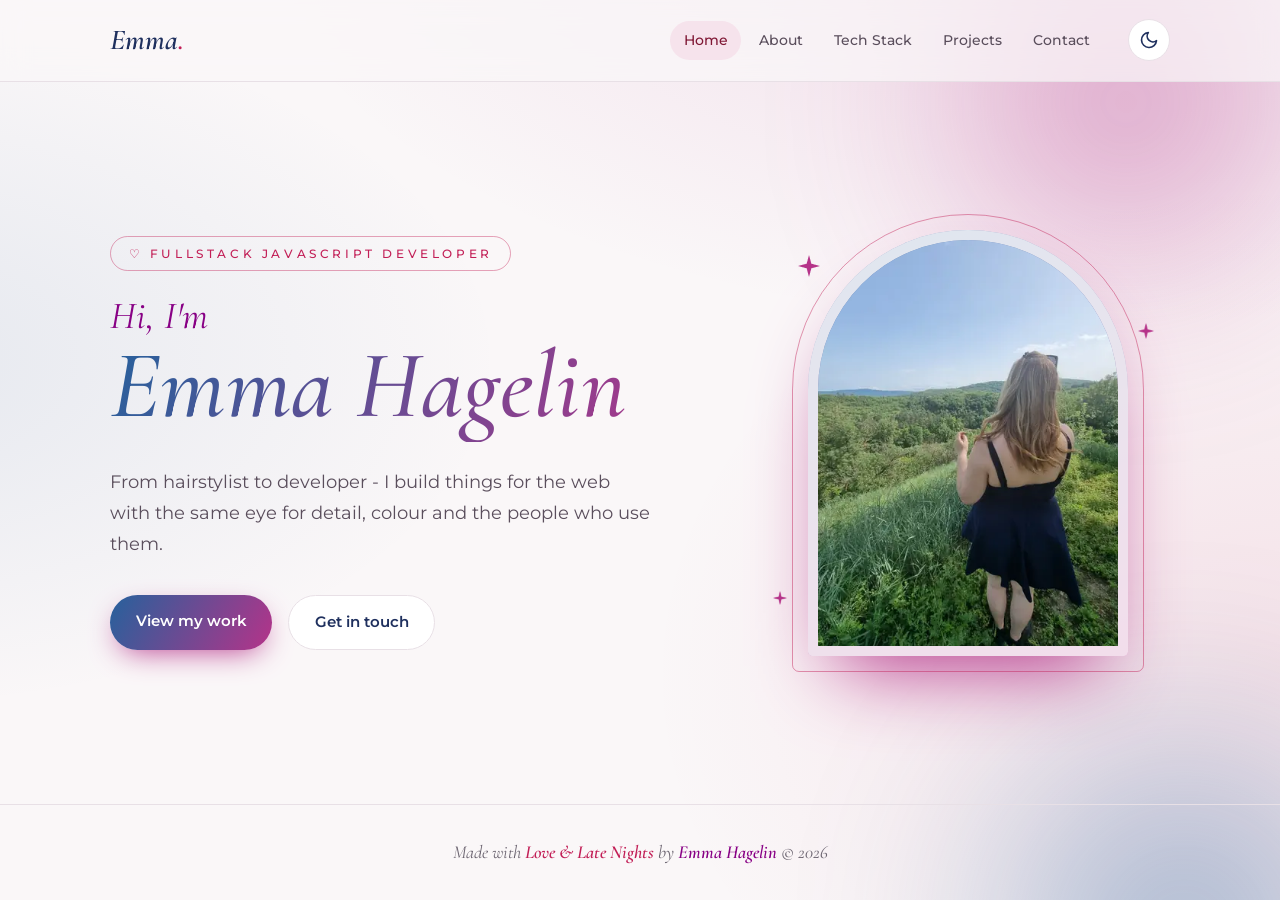
<file: index.html>
<!DOCTYPE html>
<html lang="en">
<head>
    <meta charset="UTF-8">
    <meta name="viewport" content="width=device-width, initial-scale=1.0">
    <meta name="description" content="Emma Hagelin - Fullstack JavaScript Developer in Stockholm.">
    <title>Emma Hagelin - Fullstack Developer</title>
    <link rel="icon" href="images/sparkle.png" type="image/png">

 <!-- Picks light or dark theme -->
    <script src="js/theme-init.js"></script>

<!-- Google Fonts -->
    <link rel="preconnect" href="https://fonts.googleapis.com">
    <link rel="preconnect" href="https://fonts.gstatic.com" crossorigin>
    <link href="https://fonts.googleapis.com/css2?family=Cormorant+Garamond:ital,wght@0,400;0,500;0,600;1,400;1,500;1,600&family=Montserrat:wght@300;400;500;600&display=swap" rel="stylesheet">

    <link rel="stylesheet" href="css/base.css">
    <link rel="stylesheet" href="css/home.css">
    <script type="module" src="js/main.js"></script>
</head>

<body>
    <a class="skip-link" href="#main">Skip to content</a>

    <!-- Header/Navigation -->
     <header class="site-header">
        <nav class="nav" aria-label="Main Navigation">
            <a href="index.html" class="logo">Emma<span>.</span></a>

            <button type="button" class="menu-toggle" id="menu-toggle" aria-expanded="false" aria-controls="nav-links">
                <span class="menu-toggle__bar"></span>
                <span class="visually-hidden">Menu</span>
            </button>

            <ul class="nav-links" id="nav-links">
                <li><a href="index.html" aria-current="page">Home</a></li>
                <li><a href="about.html">About</a></li>
                <li><a href="tech-stack.html">Tech Stack</a></li> 
                <li><a href="projects.html">Projects</a></li>
                <li><a href="contact.html">Contact</a></li>
            </ul>

            <button type="button" class="theme-toggle" id="theme-toggle" aria-label="Switch to dark mode">
                <!-- Moon icon for dark mode -->
                 <svg class="icon icon-moon" viewbox="0 0 24 24" aria-hidden="true">
                    <path d="M21 12.8A9 9 0 1 1 11.2 3a7 7 0 0 0 9.8 9.8z"/>
                 </svg>

                 <!-- Sun icon for light mode -->
                    <svg class="icon icon-sun" viewbox="0 0 24 24" aria-hidden="true">
                          <circle cx="12" cy="12" r="4.5"/>
                        <path d="M12 2v2M12 20v2M4.9 4.9l1.4 1.4M17.7 17.7l1.4 1.4M2 12h2M20 12h2M4.9 19.1l1.4-1.4M17.7 6.3l1.4-1.4"/>
                    </svg>
            </button>
        </nav>
     </header>

     <main id="main" class="hero">
        <div class="hero__text">
            <p class="eyebrow reveal">Fullstack JavaScript Developer</p>
            <h1 class="hero__title reveal">
            <span class="hero__hi">Hi, I'm</span>
            <span class="hero__name gradient-text">Emma Hagelin</span>
        </h1>
        <p class="hero__lead reveal">
            From hairstylist to developer - I build things for the web with the same eye for detail,
            colour and the people who use them.
        </p>

        <div class="hero__actions reveal">
            <a class="btn btn--primary" href="projects.html">View my work</a>
            <a class="btn btn--ghost" href="contact.html">Get in touch</a>
        </div>
        </div>
 <!-- Arched portrait-->
        <div class="hero__portrait reveal">
            <div class="arch">
                <img src="images/hero-image-640.webp"
                srcset="images/hero-image-400.webp 400w,
                images/hero-image-640.webp 640w" 
                sizes="(max-width: 760px) 200px, (max-width: 1024px) 240px, 320px"
                alt="Emma Hagelin seen from behind, looking out over a green valley" width="320" height="427" fetchpriority="high">
            </div>

            <!-- Decorative sparkles -->
             <img class="sparkle sparkle--1" src="images/sparkle.png" alt="" width="22" height="22" aria-hidden="true">
                <img class="sparkle sparkle--2" src="images/sparkle.png" alt="" width="16" height="16" aria-hidden="true">
                <img class="sparkle sparkle--3" src="images/sparkle.png" alt="" width="14" height="14" aria-hidden="true">
        </div>
     </main>

     <!-- Footer -->
      <footer class="site-footer">
        <p>
            Made with <span class="love">Love &amp; Late Nights</span> by
            <span class="footer-name">Emma Hagelin</span> © <span id="year">2026</span>
        </p>
      </footer>
</body>
</html>
</file>
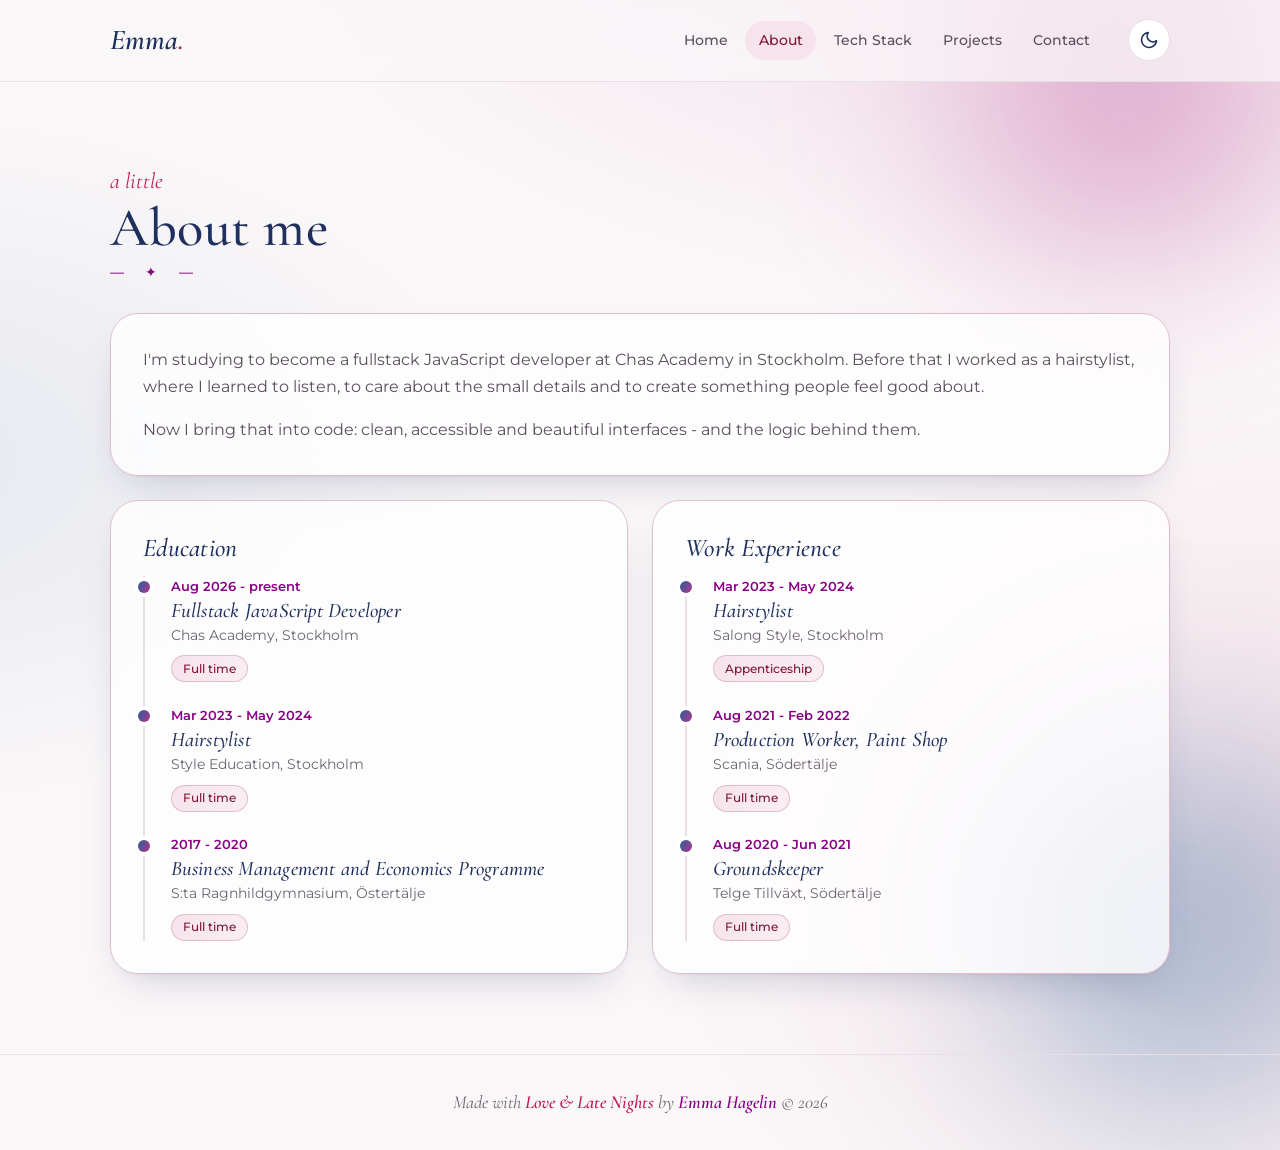
<file: about.html>
<!doctype html>
<html lang="en">
  <head>
    <meta charset="UTF-8">
    <meta name="viewport" content="width=device-width, initial-scale=1.0">
    <meta
      name="description"
      content="About Emma Hagelin - education and work experience.">
    <title>About - Emma Hagelin</title>
    <link rel="icon" href="images/sparkle.png" type="image/png">

    <!-- Picks light or dark theme -->
    <script src="js/theme-init.js"></script>

    <!-- Google fonts -->
    <link rel="preconnect" href="https://fonts.googleapis.com">
    <link rel="preconnect" href="https://fonts.gstatic.com" crossorigin>
    <link
      href="https://fonts.googleapis.com/css2?family=Cormorant+Garamond:ital,wght@0,400;0,500;0,600;1,400;1,500;1,600&family=Montserrat:wght@300;400;500;600&display=swap"
      rel="stylesheet">

    <link rel="stylesheet" href="css/base.css">
    <link rel="stylesheet" href="css/about.css">
    <script type="module" src="js/main.js"></script>
  </head>
  <body>

    <a class="skip-link" href="#main">Skip to content</a>

    <!-- Header/Navigation -->
     <header class="site-header">
        <nav class="nav" aria-label="Main Navigation">
            <a href="index.html" class="logo">Emma<span>.</span></a>

            <button type="button" class="menu-toggle" id="menu-toggle" aria-expanded="false" aria-controls="nav-links">
                <span class="menu-toggle__bar"></span>
                <span class="visually-hidden">Menu</span>
            </button>

            <ul class="nav-links" id="nav-links">
                <li><a href="index.html">Home</a></li>
                <li><a href="about.html" aria-current="page">About</a></li>
                <li><a href="tech-stack.html">Tech Stack</a></li> 
                <li><a href="projects.html">Projects</a></li>
                <li><a href="contact.html">Contact</a></li>
            </ul>

            <button type="button" class="theme-toggle" id="theme-toggle" aria-label="Switch to dark mode">
                <!-- Moon icon for dark mode -->
                 <svg class="icon icon-moon" viewbox="0 0 24 24" aria-hidden="true">
                    <path d="M21 12.8A9 9 0 1 1 11.2 3a7 7 0 0 0 9.8 9.8z"/>
                 </svg>

                 <!-- Sun icon for light mode -->
                    <svg class="icon icon-sun" viewbox="0 0 24 24" aria-hidden="true">
                        <circle cx="12" cy="12" r="4.5"/>
                        <path d="M12 2v2M12 20v2M4.9 4.9l1.4 1.4M17.7 17.7l1.4 1.4M2 12h2M20 12h2M4.9 19.1l1.4-1.4M17.7 6.3l1.4-1.4"/>
                    </svg>
            </button>
        </nav>
     </header>

     <main id="main" class="section">
        <p class="section-eyebrow reveal">a little</p>
        <h1 class="section-title reveal">About me</h1>

        <!-- Loading -->
         <div class="status-box" id="cv-status" role="status"></div>

         <div class="about-grid">
            <div class="card about-text reveal">
            <p>
                I'm studying to become a fullstack JavaScript developer at Chas Academy in Stockholm.
                Before that I worked as a hairstylist, where I learned to listen, to care about the 
                small details and to create something people feel good about.
            </p>
            <p> Now I bring that into code: clean, accessible and beautiful interfaces - and the logic
                behind them.
            </p>
         </div>

         <section class="card reveal" aria-labelledby="education-title">
            <h2 class="card-title" id="education-title">Education</h2>
            <!-- Filled from cv.json by script.js -->
             <ol class="timeline" id="education-list"></ol>
         </section>

         <section class="card reveal" aria-labelledby="work-title">
            <h2 class="card-title" id="work-title">Work Experience</h2>
            <!-- Filled from cv.json by script.js -->
             <ol class="timeline" id="work-list"></ol>
         </section>
         </div>
     </main>

     <!-- Footer -->

      <footer class="site-footer">
        <p>
            Made with <span class="love">Love &amp; Late Nights</span> by
            <span class="footer-name">Emma Hagelin</span> © <span id="year">2026</span>
        </p>
      </footer>

  </body>
</html>
</file>
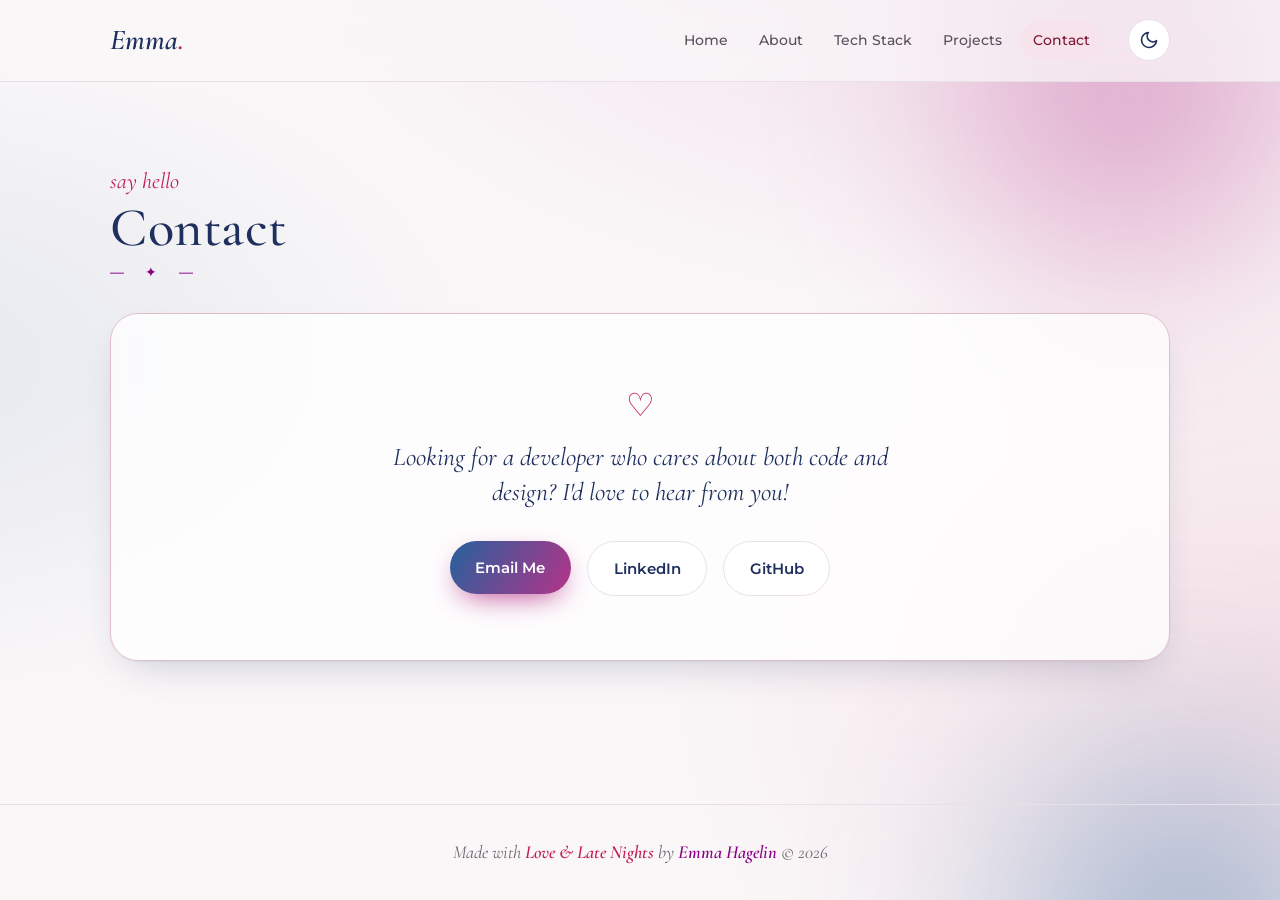
<file: contact.html>
<!doctype html>
<html lang="en">
  <head>
    <meta charset="UTF-8">
    <meta name="viewport" content="width=device-width, initial-scale=1.0">
    <meta
      name="description"
      content="Get in touch with Emma Hagelin.">
    <title>Contact - Emma Hagelin</title>
    <link rel="icon" href="images/sparkle.png" type="image/png">

    <!-- Picks light or dark theme -->
    <script src="js/theme-init.js"></script>

    <!-- Google fonts -->
    <link rel="preconnect" href="https://fonts.googleapis.com">
    <link rel="preconnect" href="https://fonts.gstatic.com" crossorigin>
    <link
      href="https://fonts.googleapis.com/css2?family=Cormorant+Garamond:ital,wght@0,400;0,500;0,600;1,400;1,500;1,600&family=Montserrat:wght@300;400;500;600&display=swap"
      rel="stylesheet">

    <link rel="stylesheet" href="css/base.css">
    <link rel="stylesheet" href="css/contact.css">
    <script type="module" src="js/main.js"></script>
  </head>

  <body>
    <a class="skip-link" href="#main">Skip to content</a>

    <!-- Header/Navigation -->
     <header class="site-header">
        <nav class="nav" aria-label="Main Navigation">
            <a href="index.html" class="logo">Emma<span>.</span></a>

            <button type="button" class="menu-toggle" id="menu-toggle" aria-expanded="false" aria-controls="nav-links">
                <span class="menu-toggle__bar"></span>
                <span class="visually-hidden">Menu</span>
            </button>

            <ul class="nav-links" id="nav-links">
                <li><a href="index.html">Home</a></li>
                <li><a href="about.html">About</a></li>
                <li><a href="tech-stack.html">Tech Stack</a></li> 
                <li><a href="projects.html">Projects</a></li>
                <li><a href="contact.html" aria-current="page">Contact</a></li>
            </ul>

            <button type="button" class="theme-toggle" id="theme-toggle" aria-label="Switch to dark mode">
                <!-- Moon icon for dark mode -->
                 <svg class="icon icon-moon" viewbox="0 0 24 24" aria-hidden="true">
                    <path d="M21 12.8A9 9 0 1 1 11.2 3a7 7 0 0 0 9.8 9.8z"/>
                 </svg>

                 <!-- Sun icon for light mode -->
                    <svg class="icon icon-sun" viewbox="0 0 24 24" aria-hidden="true">
                          <circle cx="12" cy="12" r="4.5"/>
                        <path d="M12 2v2M12 20v2M4.9 4.9l1.4 1.4M17.7 17.7l1.4 1.4M2 12h2M20 12h2M4.9 19.1l1.4-1.4M17.7 6.3l1.4-1.4"/>
                    </svg>
            </button>
        </nav>
     </header>

     <main id="main" class="section">
        <p class="section-eyebrow reveal">say hello</p>
        <h1 class="section-title reveal">Contact</h1>

        <div class="card contact-card reveal">
            <p class="contact-card__text">
                Looking for a developer who cares about both code and design? I'd love to hear from you!
            </p>

            <ul class="contact-links">
                <li><a class="btn btn--primary" href="mailto:emma-hagelin@outlook.com">Email Me</a>
                </li>
                <li>
                    <a class="btn btn--ghost" href="https://www.linkedin.com/in/emma-hagelin/" target="_blank" rel="noopener noreferrer">
                        LinkedIn<span class="visually-hidden"> (opens in a new tab)</span>
                    </a>
                </li>
                <li>
                    <a class="btn btn--ghost" href="https://github.com/emmahagelin" target="_blank" rel="noopener noreferrer">
                        GitHub<span class="visually-hidden"> (opens in a new tab)</span>
                    </a>
                </li>
            </ul>
        </div>
     </main>
         

     <!-- Footer -->

      <footer class="site-footer">
        <p>
            Made with <span class="love">Love &amp; Late Nights</span> by
            <span class="footer-name">Emma Hagelin</span> © <span id="year">2026</span>
        </p>
      </footer>

  </body>
</html>
</file>
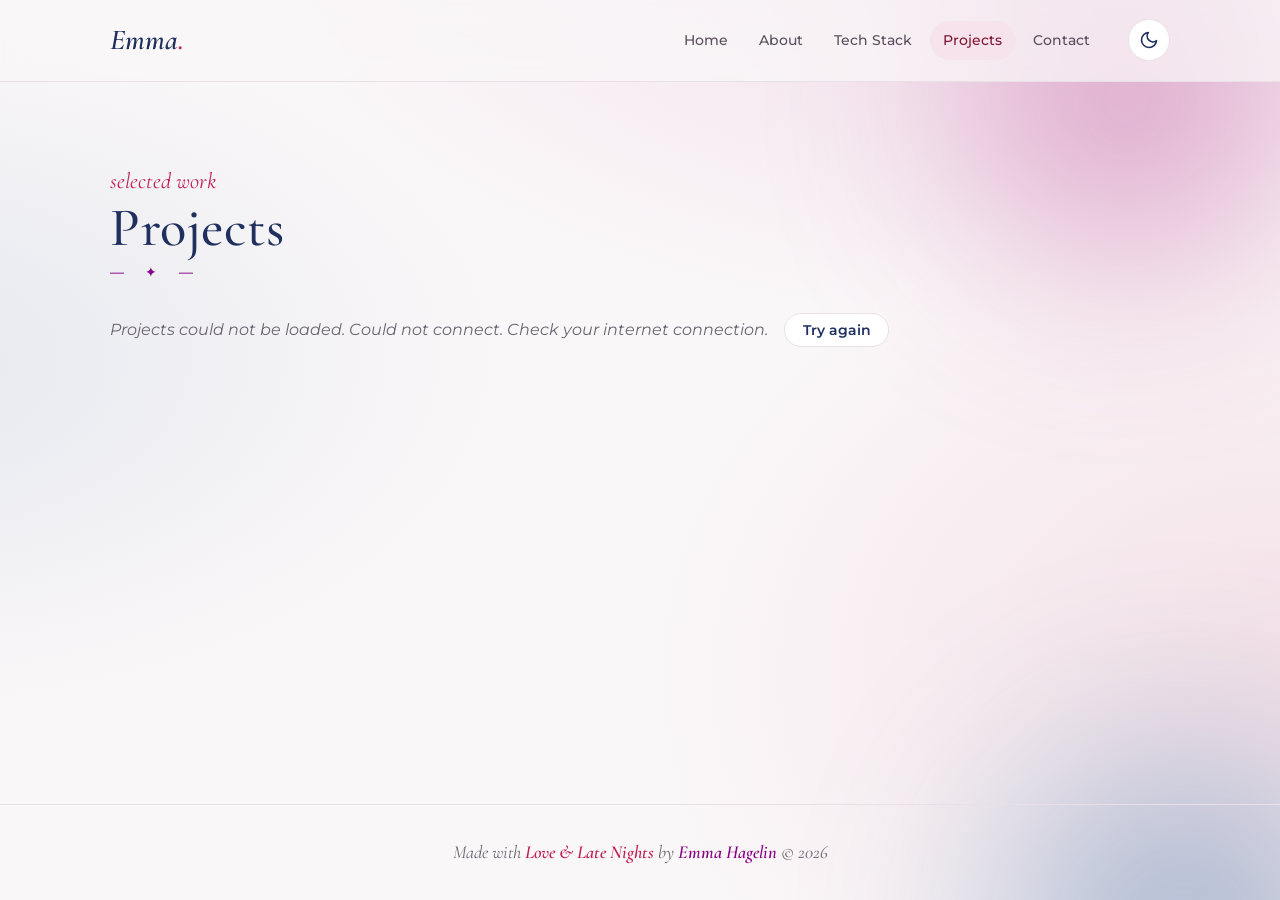
<file: projects.html>
<!doctype html>
<html lang="en">
  <head>
    <meta charset="UTF-8">
    <meta name="viewport" content="width=device-width, initial-scale=1.0">
    <meta
      name="description"
      content="Projects by Emma Hagelin loaded from GitHub.">
    <title>Projects - Emma Hagelin</title>
    <link rel="icon" href="images/sparkle.png" type="image/png">

    <!-- Picks light or dark theme -->
    <script src="js/theme-init.js"></script>

    <!-- Google fonts -->
    <link rel="preconnect" href="https://fonts.googleapis.com">
    <link rel="preconnect" href="https://fonts.gstatic.com" crossorigin>
    <link
      href="https://fonts.googleapis.com/css2?family=Cormorant+Garamond:ital,wght@0,400;0,500;0,600;1,400;1,500;1,600&family=Montserrat:wght@300;400;500;600&display=swap"
      rel="stylesheet">

    <link rel="stylesheet" href="css/base.css">
    <link rel="stylesheet" href="css/projects.css">
    <script type="module" src="js/main.js"></script>
  </head>

  <body>
    <a class="skip-link" href="#main">Skip to content</a>

    <!-- Header/Navigation -->
     <header class="site-header">
        <nav class="nav" aria-label="Main Navigation">
            <a href="index.html" class="logo">Emma<span>.</span></a>

            <button type="button" class="menu-toggle" id="menu-toggle" aria-expanded="false" aria-controls="nav-links">
                <span class="menu-toggle__bar"></span>
                <span class="visually-hidden">Menu</span>
            </button>

            <ul class="nav-links" id="nav-links">
                <li><a href="index.html">Home</a></li>
                <li><a href="about.html">About</a></li>
                <li><a href="tech-stack.html">Tech Stack</a></li> 
                <li><a href="projects.html" aria-current="page">Projects</a></li>
                <li><a href="contact.html">Contact</a></li>
            </ul>

            <button type="button" class="theme-toggle" id="theme-toggle" aria-label="Switch to dark mode">
                <!-- Moon icon for dark mode -->
                 <svg class="icon icon-moon" viewbox="0 0 24 24" aria-hidden="true">
                    <path d="M21 12.8A9 9 0 1 1 11.2 3a7 7 0 0 0 9.8 9.8z"/>
                 </svg>

                 <!-- Sun icon for light mode -->
                    <svg class="icon icon-sun" viewbox="0 0 24 24" aria-hidden="true">
                        <circle cx="12" cy="12" r="4.5"/>
                        <path d="M12 2v2M12 20v2M4.9 4.9l1.4 1.4M17.7 17.7l1.4 1.4M2 12h2M20 12h2M4.9 19.1l1.4-1.4M17.7 6.3l1.4-1.4"/>
                    </svg>
            </button>
        </nav>
     </header>

     <main id="main" class="section">
        <p class="section-eyebrow reveal">selected work</p>
        <h1 class="section-title reveal">Projects</h1>

        <!-- Filter buttons are created by script.js when the projects have loaded -->
         <div class="project-filters" id="project-filters" role="group" aria-label="Filter projects by language" hidden></div>
         <p class="visually-hidden" id="filter-result" role="status"></p>

         <!-- loading/error/empty message appears -->
          <div class="status-box" id="project-status" role="status"></div>

          <!-- Filled from the GitHub API by script.js -->
        <ul class="project-grid" id="project-list"></ul>
     </main>

     <!-- Footer -->

      <footer class="site-footer">
        <p>
            Made with <span class="love">Love &amp; Late Nights</span> by
            <span class="footer-name">Emma Hagelin</span> © <span id="year">2026</span>
        </p>
      </footer>

  </body>
</html>
</file>
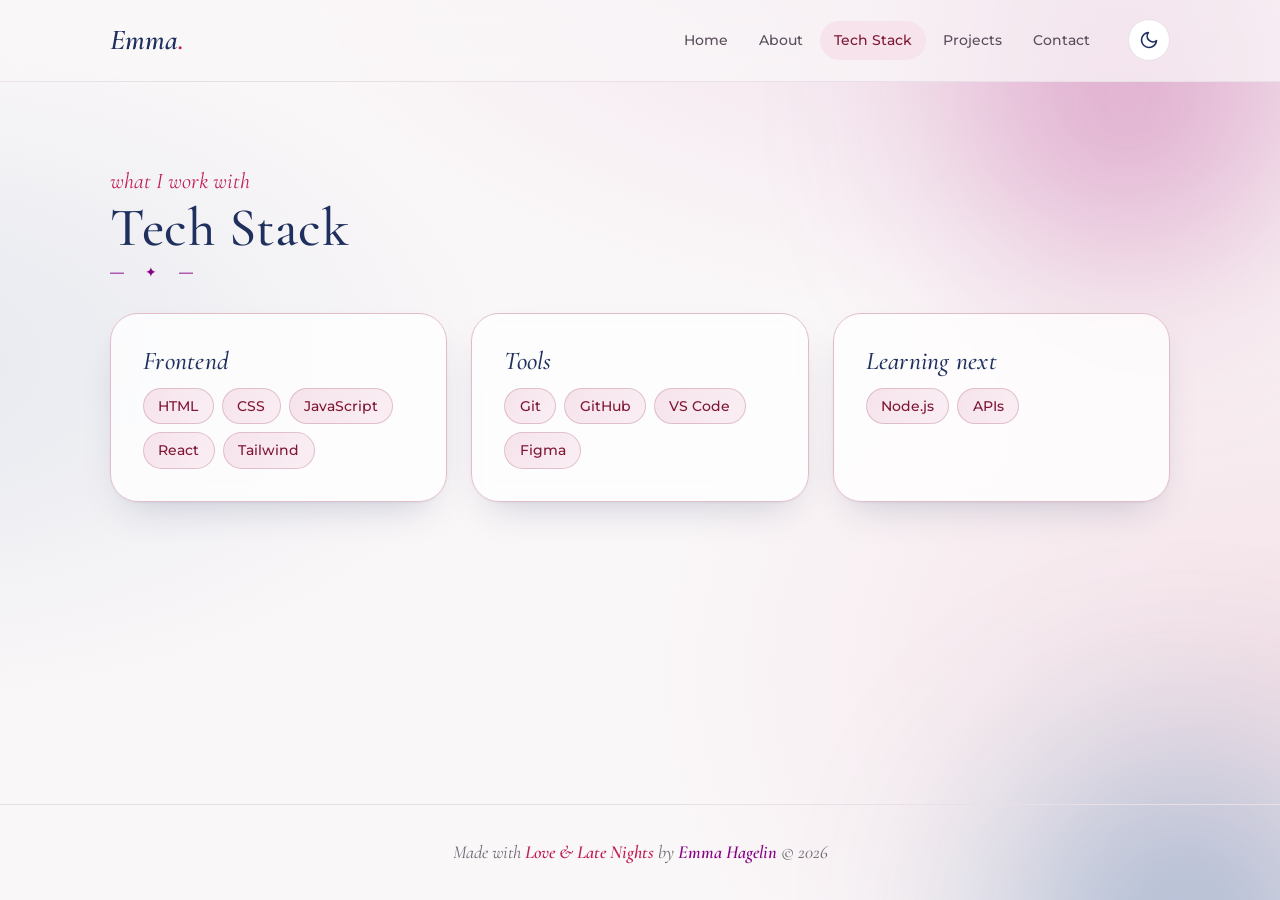
<file: tech-stack.html>
<!doctype html>
<html lang="en">
  <head>
    <meta charset="UTF-8">
    <meta name="viewport" content="width=device-width, initial-scale=1.0">
    <meta
      name="description"
      content="The languages and frameworks I use to build web applications.">
    <title>Tech Stack - Emma Hagelin</title>
    <link rel="icon" href="images/sparkle.png" type="image/png">

    <!-- Picks light or dark theme -->
    <script src="js/theme-init.js"></script>

    <!-- Google fonts -->
    <link rel="preconnect" href="https://fonts.googleapis.com">
    <link rel="preconnect" href="https://fonts.gstatic.com" crossorigin>
    <link
      href="https://fonts.googleapis.com/css2?family=Cormorant+Garamond:ital,wght@0,400;0,500;0,600;1,400;1,500;1,600&family=Montserrat:wght@300;400;500;600&display=swap"
      rel="stylesheet">

    <link rel="stylesheet" href="css/base.css">
    <link rel="stylesheet" href="css/tech-stack.css">
    <script type="module" src="js/main.js"></script>
  </head>

  <body>
    <a class="skip-link" href="#main">Skip to content</a>

    <!-- Header/Navigation -->
     <header class="site-header">
        <nav class="nav" aria-label="Main Navigation">
            <a href="index.html" class="logo">Emma<span>.</span></a>

            <button type="button" class="menu-toggle" id="menu-toggle" aria-expanded="false" aria-controls="nav-links">
                <span class="menu-toggle__bar"></span>
                <span class="visually-hidden">Menu</span>
            </button>

            <ul class="nav-links" id="nav-links">
                <li><a href="index.html">Home</a></li>
                <li><a href="about.html">About</a></li>
                <li><a href="tech-stack.html" aria-current="page">Tech Stack</a></li> 
                <li><a href="projects.html">Projects</a></li>
                <li><a href="contact.html">Contact</a></li>
            </ul>

            <button type="button" class="theme-toggle" id="theme-toggle" aria-label="Switch to dark mode">
                <!-- Moon icon for dark mode -->
                 <svg class="icon icon-moon" viewbox="0 0 24 24" aria-hidden="true">
                    <path d="M21 12.8A9 9 0 1 1 11.2 3a7 7 0 0 0 9.8 9.8z"/>
                 </svg>

                 <!-- Sun icon for light mode -->
                    <svg class="icon icon-sun" viewbox="0 0 24 24" aria-hidden="true">
                        <circle cx="12" cy="12" r="4.5"/>
                        <path d="M12 2v2M12 20v2M4.9 4.9l1.4 1.4M17.7 17.7l1.4 1.4M2 12h2M20 12h2M4.9 19.1l1.4-1.4M17.7 6.3l1.4-1.4"/>
                    </svg>
            </button>
        </nav>
     </header>

     <main id="main" class="section">
        <p class="section-eyebrow reveal">what I work with</p>
        <h1 class="section-title reveal">Tech Stack</h1>

        <!-- Loading -->
         <div class="status-box" id="cv-status" role="status"></div>
        <!--Filled from cv.json -->
         <ul class="tech-grid" id="tech-list"> </ul>
     </main>

     <!-- Footer -->

      <footer class="site-footer">
        <p>
            Made with <span class="love">Love &amp; Late Nights</span> by
            <span class="footer-name">Emma Hagelin</span> © <span id="year">2026</span>
        </p>
      </footer>
      
  </body>
</html>
</file>
<file: css/base.css>
/* 1. Colour palette - light mode is default */
:root {
    --bg: #faf7f8;
    --surface: #ffffff;
    --heading: #1f305e;
    --text: #5a4e5c;
    --muted: #6b6470;
    --accent-1: #880085;
    --accent-2: #c21e56;
    --grad-start: #26619c;
    --grad-end: #b53389;
    --focus: #26619c;
    --tag-bg: #f6e3ec;
    --tag-text: #7f1734;
    --line: #e8e0e6;

    --shadow: 0 1px 2px rgba(31, 48, 94, .05), 0 18px 40px -18px rgba(31, 48, 94, .25);
    --shadow-hover: 0 2px 4px rgba(31, 48, 94, .06), 0 28px 60px -20px rgba(181, 51, 137, .35);
    --glow-opacity: .5;

    --font-heading: "Cormorant Garamond", Georgia, serif;
    --font-body: "Montserrat", sans-serif;

    --radius: 28px;
    --max-width: 1100px;
    color-scheme: light;
}

/* Dark mode */
:root.dark {
    --bg: #0d1526;
    --surface: #16213b;
    --heading: #f3eef2;
    --text: #c9c2cc;
    --muted: #9a93a3;
    --accent-1: #d58bd3;
    --accent-2: #f07aa6;
    --grad-start: #6fa8e0;
    --grad-end: #e07ab8;
    --focus: #6fa8e0;
    --tag-bg: #3a1426;
    --tag-text: #f5b8cf;
    --line: #2a3555;

    --shadow: 0 1px 2px rgba(0, 0, 0, .3), 0 18px 40px -18px rgba(0, 0, 0, .7);
    --shadow-hover: 0 2px 4px rgba(0, 0, 0, .3), 0 28px 60px -20px rgba(224, 122, 184, .25);
    --glow-opacity: .32;
    color-scheme: dark;
    }

/* 2. Base */

*,
*::before,
*::after { box-sizing: border-box; }

html { scroll-behavior: smooth; scroll-padding-top: 90px;}

body {
    margin: 0;
    font-family: var(--font-body);
    font-size: 1rem;
    line-height: 1.7;
    color: var(--text);
    overflow-x: hidden;
    min-height: 100vh;
    display: flex;
    flex-direction: column;

    /*rosy wash: three soft color clouds*/
    background:
    radial-gradient(1200px 600px at 85% -10%, color-mix(in srgb, var(--grad-end) 14%, transparent), transparent 70%),
    radial-gradient(900px 500px at -10% 40%, color-mix(in srgb, var(--grad-start) 10%, transparent), transparent 70%),
    radial-gradient(900px 700px at 100% 75%, color-mix(in srgb, var(--accent-2) 10%, transparent), transparent 70%),
    var(--bg);
    transition: background-color .4s ease, color .4s ease;
}

/* two big glowing clouds that stay still while you scroll */
body::before,
body::after {
    content: "";
    position: fixed;
    z-index: -1;
    border-radius: 50%;
    filter: blur(90px);
    opacity: var(--glow-opacity);
    pointer-events: none;
}

body::before {
    width: 40vmax;
    height: 40vmax;
    top: -12vmax;
    right: -8vmax;
    background: radial-gradient(circle, var(--grad-end), transparent 65%);
}

body::after {
    width: 45vmax;
    height: 45vmax;
    bottom: -25vmax;
    right: -15vmax;
    background: radial-gradient(circle, var(--grad-start), transparent 65%);
}

h1, h2, h3, h4 {
    font-family: var(--font-heading);
    font-weight: 500;
    color: var(--heading);
    line-height: 1.15;
    letter-spacing: .01em;
    margin: 0 0 .5em;
}

a { color: inherit; }

[hidden] { display: none !important; }

main {
    flex: 1;
    width: 100%;
}

:focus-visible {
    outline: 3px solid var(--focus);
    outline-offset: 3px;
    border-radius: 6px;
}

.visually-hidden {
    position: absolute;
    width: 1px;
    height: 1px;
    overflow: hidden;
    clip: rect(0 0 0 0);
    white-space: nowrap;
}

.skip-link {
    position: absolute;
    left: 1rem;
    top: -4rem;
    padding: .6rem 1rem;
    background: var(--surface);
    color: var(--heading);
    border-radius: 10px;
    z-index: 100;
}
.skip-link:focus { top: 1rem; }

.gradient-text {
    background: linear-gradient(120deg, var(--grad-start), var(--grad-end));
    -webkit-background-clip: text;
    background-clip: text;
    color: transparent;
}

/*Header/Navigation*/

.site-header {
    position: sticky;
    top: 0;
    z-index: 50;
    background: color-mix(in srgb, var(--bg) 72%, transparent);
    backdrop-filter: blur(14px);
    -webkit-backdrop-filter: blur(14px);
    border-bottom: 1px solid var(--line);
}

.nav {
    max-width: var(--max-width);
    margin: 0 auto;
    padding: 1rem 1.25rem;
    display: flex;
    align-items: center;
    gap: 1.5rem;
}

.logo {
    font-family: var(--font-heading);
    font-style: italic;
    font-weight: 600;
    font-size: 1.8rem;
    color: var(--heading);
    text-decoration: none;
    margin-right: auto;
}
.logo span { color: var(--accent-2); }

.nav-links {
    list-style: none;
    display: flex;
    gap: .25rem;
    margin: 0;
    padding: 0;
}

.nav-links a {
    display: block;
    padding: .45rem .85rem;
    border-radius: 999px;
    font-size: .9rem;
    font-weight: 500;
    text-decoration: none;
    color: var(--text);
    transition: color .2s, background-color .2s;
}

.nav-links a:hover { color: var(--heading); background: var(--tag-bg); }
.nav-links a[aria-current="page"] { color: var(--tag-text); background: var(--tag-bg); }

.theme-toggle,
.menu-toggle {
    display: grid;
    place-items: center;
    width: 42px;
    height: 42px;
    border-radius: 50%;
    border: 1px solid var(--line);
    background: var(--surface);
    color: var(--heading);
    cursor: pointer;
    transition: transform .3s ease, border-color .3s;
}
.theme-toggle:hover { transform: rotate(-20deg); border-color: var(--accent-1); }

.icon {
    width: 20px;
    height: 20px;
    fill: none;
    stroke: currentColor;
    stroke-width: 2;
    stroke-linecap: round;
    stroke-linejoin: round;
}
.icon-sun { display: none; }
:root.dark .icon-sun { display: block; }
:root.dark .icon-moon { display: none; }

/*Hamburger - only on small screens*/
.menu-toggle { display: none; }
.menu-toggle__bar,
.menu-toggle__bar::before,
.menu-toggle__bar::after {
    display: block;
    width: 18px;
    height: 2px;
    background: currentColor;
    border-radius: 2px;
    position: relative;
    transition: transform .3s, background-color .3s;
}

.menu-toggle__bar::before,
.menu-toggle__bar::after { content: ""; position: absolute; left: 0; }
.menu-toggle__bar::before { top: -6px; }
.menu-toggle__bar::after { top: 6px; }
.menu-toggle[aria-expanded="true"] .menu-toggle__bar { background: transparent; }
.menu-toggle[aria-expanded="true"] .menu-toggle__bar::before { transform: translateY(6px) rotate(45deg); }
.menu-toggle[aria-expanded="true"] .menu-toggle__bar::after { transform: translateY(-6px) rotate(-45deg); }

/* 4. Layout */

.section,
.hero {
    max-width: var(--max-width);
    margin: 0 auto;
    padding: 5rem 1.25rem;
}

/* Small italifc line above each heading */
.section-eyebrow {
    margin: 0 0 -.2rem;
    font-family: var(--font-heading);
    font-style: italic;
    font-size: 1.4rem;
    color: var(--accent-2);
}

.section-title {
    font-size: clamp(2.4rem, 5vw, 3.4rem);
    margin-bottom: 2rem;
}

/*the tittle ornament under each heading*/
.section-title::after {
    content: "— ✦ —";
    display: block;
    margin-top: .3rem;
    font-family: var(--font-body);
    font-size: .9rem;
    letter-spacing: .6em;
    color: var(--accent-1);
}



/* 5. Buttons, cards, tags */
.btn {
    display: inline-block;
    padding: .85rem 1.6rem;
    border-radius: 999px;
    font-weight: 600;
    font-size: .95rem;
    text-decoration: none;
    transition: transform .25s ease, box-shadow .25s ease, background-color .25s;
}

.btn--primary {
    color: #fff;
    background: linear-gradient(120deg, var(--grad-start), var(--grad-end));
    box-shadow: 0 10px 30px -10px var(--grad-end);
}

:root.dark .btn--primary { color: #0d1526; }
.btn--ghost {
    color: var(--heading);
    border: 1px solid var(--line);
    background: var(--surface);
}

.btn:hover { transform: translateY(-3px); box-shadow: var(--shadow-hover); }
.btn--small { padding: .5rem 1.1rem; font-size: .85rem; cursor: pointer; font-family: inherit; }

/* soft, slightly see-through cards */
.card {
    position: relative;
    background: color-mix(in srgb, var(--surface) 78%, transparent);
    backdrop-filter: blur(10px);
    -webkit-backdrop-filter: blur(10px);
    border: 1px solid color-mix(in srgb, var(--accent-2) 18%, var(--line));
    border-radius: var(--radius);
    padding: 2rem;
    box-shadow: var(--shadow);
    transition: transform .35s ease, box-shadow .35s ease, background-color .4s;
}
.card-title {
    font-size: 1.6rem;
    font-style: italic;
}

.tags {
    list-style: none;
    display: flex;
    flex-wrap: wrap;
    gap: .5rem;
    margin: 0;
    padding: 0;
}

.tag {
    padding: .35rem .9rem;
    border-radius: 999px;
    background: linear-gradient(120deg, var(--tag-bg), color-mix(in srgb, var(--tag-bg) 60%, var(--surface)));
    border: 1px solid color-mix(in srgb, var(--tag-text) 20%, transparent);
    color: var(--tag-text);
    font-size: .85rem;
    font-weight: 500;
}

/* Loading/error/empty messages */
.status-box {
    display: flex;
    align-items: center;
    flex-wrap: wrap;
    gap: 1rem;
    margin-bottom: 1.5rem;
}
.status-box:empty { display: none; }
.status-box__text {
    margin: 0;
    color: var(--muted);
    font-style: italic;
}

/* 6. Footer */


.site-footer {
    border-top: 1px solid var(--line);
    padding: 2rem 1.25rem;
    text-align: center;
    font-family: var(--font-heading);
    font-style: italic;
    font-size: 1.15rem;
    color: var(--muted);
}

.site-footer p { margin: 0; }
.love { color: var(--accent-2); font-weight: 600;}
.footer-name { color: var(--accent-1); font-weight: 600; }

/* 7. Scroll animation */

.js .reveal {
    opacity: 0;
    transform: translateY(28px);
    transition: opacity .8s ease, transform .8s ease;
}

.js .reveal.is-visible {
    opacity: 1;
    transform: none;
}

@media  (prefers-reduced-motion:reduce) {
    html { scroll-behavior: auto; }
    *, *::before, *::after { transition: none !important; animation: none !important; }
    .js .reveal { opacity: 1; transform: none; }
}

/* 8. Responsive */

 /* Tablet*/
@media (max-width: 1024px) {
    .section, .hero {padding: 4rem 1.5rem;}

    .nav { gap: 1rem; }
    .nav-links a { padding: .45rem .7rem; }

    .card { padding: 1.75rem; }
}

@media (max-width: 760px) {
    .menu-toggle {display: grid; }

    .nav-links {
        position: absolute;
        top: 100%;
        left: 0; right: 0;
        flex-direction: column;
        padding: 1rem 1.25rem 1.5rem;
        background: var(--bg);
        border-bottom: 1px solid var(--line);
        display: none;
    }

    .nav-links.is-open  { display: flex; }
    .nav-links a { padding: .8rem 1rem; font-size: 1rem; }
    .nav { gap: .75rem; }

    .section, .hero { padding: 3.5rem 1.25rem; }
    
    .card  { padding: 1.5rem;} 
}
</file>
<file: css/home.css>
/* Home.css - home.html */
.hero {
    display: flex;
    align-items: center;
    gap: 3rem;
}
.hero__text {
    flex: 1.2;
    display: flex;
    flex-direction: column;
}

.eyebrow {
    align-self: flex-start;
    margin: 0 0 1.4rem;
    padding: .4rem 1.1rem;
    border-radius: 999px;
    border: 1px solid color-mix(in srgb, var(--accent-2) 40%, transparent);
    color: var(--accent-2);
    font-size: .75rem;
    font-weight: 500;
    letter-spacing: .3em;
    text-transform: uppercase;
}
.eyebrow::before { content: "♡ "; }

.hero__title { margin-bottom: 1.5rem; }
.hero__hi {
    display: block;
    font-size: clamp(1.6rem, 3.5vw, 2.4rem);
    font-style: italic;
    font-weight: 400;
    color: var(--accent-1);
}

.hero__name {
    display: block;
    font-size: clamp(3.4rem, 9vw, 6rem);
    font-style: italic;
    line-height: 1;
    padding-bottom: .08em;
}

.hero__lead {
    max-width: 34rem;
    font-size: clamp(1.05rem, 2vw, 1.15rem);
    margin: 0 0 2.2rem;
}

.hero__actions { display: flex; flex-wrap: wrap; gap: 1rem; }

/* Arched portrait */

.hero__portrait {
    flex: .8;
    position: relative;
    display: grid;
    place-items: center;
}
.arch {
    position: relative;
    width: min(320px, 100%);
    aspect-ratio: 3 / 4;
    border-radius: 999px 999px 28px 28px;
    background: linear-gradient(160deg,
    color-mix(in srgb, var(--grad-start) 75%, var(--surface)),
    color-mix(in srgb, var(--grad-end) 80%, var(--surface)));
    box-shadow:
    0 40px 80px -30px var(--grad-end),
    inset 0 0 0 10px color-mix(in srgb, var(--surface) 55%, transparent);
    display: grid;
    place-items: center;
}

/* thin outline around the arch*/

.arch::after {
    content: "";
    position: absolute;
    inset: -16px;
    border-radius: 999px 999px 40px 40px;
    border: 1px solid color-mix(in srgb, var(--accent-2) 45%, transparent);
    pointer-events: none;
}

.arch img {
    width: 100%;
    height: 100%;
    object-fit: cover;
    border-radius: inherit;
    /* the soft white inner edge */
    border: 10px solid color-mix(in srgb, var(--surface) 55%, transparent);
}

.monogram {
    font-family: var(--font-heading);
    font-style: italic;
    font-size: 9rem;
    line-height: 1;
    color: rgba(255, 255, 255, .85);
}

/* Sparkles around the arch (images/sparkle.png) */
.sparkle {position: absolute; height: auto; pointer-events: none; }
.sparkle--1 { top: 6%; left: 8%; width: 22px; }
.sparkle--2 { top: 22%; right: 4%; width: 16px; }
.sparkle--3 { bottom: 12%; left: 2%; width: 14px; }

/* Responsive */

/* Tablet */
@media (max-width: 1024px) {
    .hero { gap: 2rem; }
    .hero__name { font-size: clamp(3.4rem, 7vw, 4.4rem); }
    .arch { width: 240px; }
    .monogram { font-size: 7rem; }
}

/* Phone */
@media (max-width: 760px) {
    .hero {flex-direction: column-reverse; gap: 2.5rem; }
    .eyebrow { font-size: .7rem; letter-spacing: .16em; padding: .4rem .9rem; }
    .arch {width: 200px; }
    .monogram { font-size: 6rem; }
}
</file>
<file: css/about.css>
/* About.css - about.html (loaded after base.css */
.about-grid {
    display: grid;
    grid-template-columns: 1fr 1fr;
    gap: 1.5rem;
    align-items: start;
}

.about-text { grid-column: 1 / -1; }
.about-text p:first-child { margin-top: 0; }
.about-text p:last-child { margin-bottom: 0; }

.timeline { list-style: none; margin: 0; padding: 0; }
.timeline:empty { min-height: 20rem; }
.timeline__item {
    position: relative;
    padding: 0 0 1.4rem 1.6rem;
    border-left: 2px solid var(--line);
}

.timeline__item:last-child { padding-bottom: 0; }
.timeline__item::before {
    content: "";
    position: absolute;
    left: -7px; top: .35rem;
    width: 12px;
    height: 12px;
    border-radius: 50%;
    background: linear-gradient(120deg, var(--grad-start), var(--grad-end));
    box-shadow: 0 0 0 4px var(--surface);
}

.timeline__period { margin: 0; font-size: .8rem; font-weight: 600; color: var(--accent-1); }
.timeline__title { font-size: 1.3rem; font-style: italic; margin: .1rem 0 0; }
.timeline__place { margin: 0; font-size: .9rem; color: var(--muted); }
.timeline__type {
    display: inline-block;
    margin: .5rem 0 0;
    padding: .15rem .7rem;
    font-size: .75rem;
}

/*Responsive*/
/*Phone*/
@media (max-width: 760px) {
    .about-grid { grid-template-columns: 1fr; }
    
}
</file>
<file: css/contact.css>
/* Contact.css - contact.html */

.contact-card {
    text-align: center;
    padding: 4rem 2rem;
}
.contact-card::before {
    content: "♡";
    display: block;
    font-size: 2rem;
    color: var(--accent-2);
    margin-bottom: .5rem;
}

.contact-card__text {
    max-width: 34rem;
    margin: 0 auto 2rem;
    font-family: var(--font-heading);
    font-style: italic;
    font-size: 1.6rem;
    line-height: 1.35;
    color: var(--heading);
}

.contact-links {
    list-style: none;
    display: flex;
    justify-content: center;
    flex-wrap: wrap;
    gap: 1rem;
    margin: 0;
    padding: 0;
}

/* Responsive */

/* Tablet */

@media (max-width: 1024px) {
    .contact-card { padding: 1.75rem; }
}

/* Phone */

@media (max-width: 760px) {
    .contact-card { padding: 1.5rem; }
}
</file>
<file: css/projects.css>
/* Projects.css - projects.html */
.project-grid {
    list-style: none;
    margin: 0;
    padding: 0;
    display: grid;
    grid-template-columns: repeat(auto-fill, minmax(280px, 2fr));
    gap: 1.5rem;
}
.project-card {
    display: flex;
    flex-direction: column;
    overflow: hidden; 
    height: 100%;
}

/* thin gradient line on top of each card */
.project-card::before {
    content: "";
    position: absolute;
    inset: 0 0 auto 0;
    height: 3px;
    background: linear-gradient(90deg, var(--grad-start), var(--grad-end));
    opacity: .7;
    transition: opacity .4s ease;
}

.project-card:hover { transform: translateY(-6px); box-shadow: var(--shadow-hover); }
.project-card:hover::before { opacity: 1; }
.project-card__title {
    font-size: 1.6rem;
    font-style: italic;
    text-transform: capitalize;
}
.project-card__description { margin: 0 0 1.2rem; flex-grow: 1; }

.project-filters {
    display: flex;
    flex-wrap: wrap;
    gap: .5rem;
    margin-bottom: 1.5rem;
}
.filter-button {
    padding: .45rem 1.1rem;
    border-radius: 999px;
    border: 1px solid var(--line);
    background: var(--surface);
    color: var(--text);
    font-family: inherit;
    font-size: .85rem;
    font-weight: 500;
    cursor: pointer;
    transition: border-color .2s, background-color .2s, color .2s;
}

.filter-button:hover { border-color: var(--accent-2); }
.filter-button[aria-pressed="true"] {
    background: var(--tag-bg);
    color: var(--tag-text);
    border-color: color-mix(in srgb, var(--tag-text) 35%, transparent);
}

.project-meta {
    display: flex;
    align-items: center;
    justify-content: space-between;
    gap: 1rem;
    padding-top: 1rem;
    border-top: 1px solid var(--line);
    font-size: .85rem;
}

.project-lang { display: flex; align-items: center; gap: .4rem; color: var(--muted); }
.project-lang::before {
    content: "";
    width: 9px; height: 9px;
    border-radius: 50%;
    background: var(--accent-2);
}
.project-links { display: flex; gap: 1rem; }
.project-links a {
    font-weight: 600;
    color: var(--accent-1);
    text-decoration: none;
}
.project-links a:hover { text-decoration: underline; }

/*Shimmering placeholder cards while projects load */
.skeleton {
    min-height: 190px;
    background: linear-gradient(100deg, var(--surface) 30%, var(--tag-bg) 50%, var(--surface) 70%);
    background-size: 200% 100%;
    animation: shimmer 1.4s linear infinite;
}
@keyframes shimmer {
    to { background-position: -200% 0; }
}
</file>
<file: css/tech-stack.css>
/* 8. Tech Stack */

.tech-grid {
    list-style: none;
    margin: 0;
    padding: 0;
    display: grid;
    grid-template-columns: repeat(auto-fit, minmax(240px, 1fr));
    gap: 1.5rem;
}

.tech-grid .card { height: 100%;}
</file>
